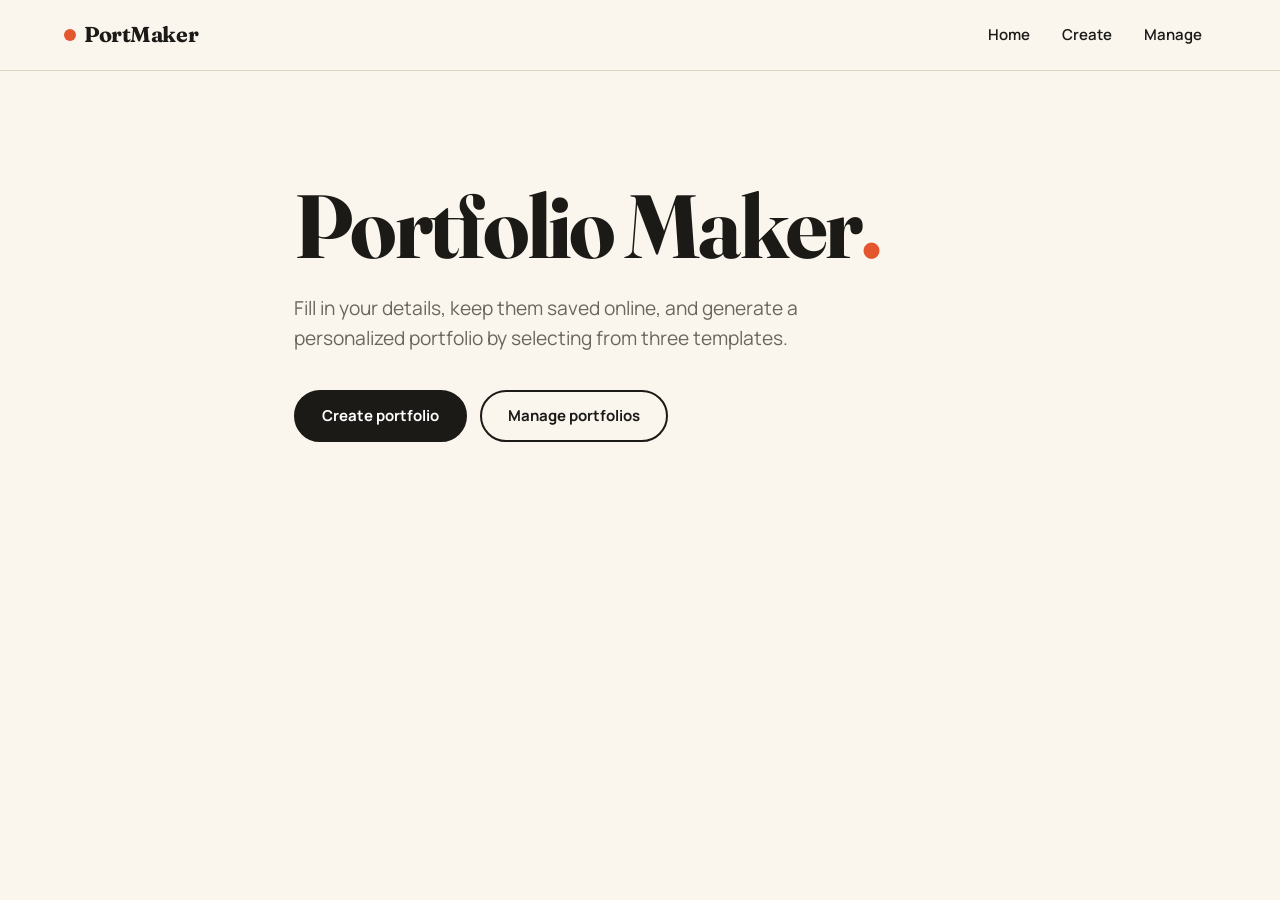
<file: index.html>
<!DOCTYPE html>
<html lang="en">
<head>
  <meta charset="UTF-8">
  <meta name="viewport" content="width=device-width, initial-scale=1">
  <title>Home | PortMaker</title>
  <link rel="preconnect" href="https://fonts.googleapis.com">
  <link rel="preconnect" href="https://fonts.gstatic.com" crossorigin>
  <link href="https://fonts.googleapis.com/css2?family=Bricolage+Grotesque:wght@400;500;800&family=Fraunces:wght@400;600;700&family=Manrope:wght@400;600;700;800&family=Space+Mono&display=swap" rel="stylesheet">
  <link rel="stylesheet" href="css/style.css">
</head>
<body>
  <header class="nav">
    <a href="index.html" class="logo">PortMaker</a>
    <nav>
      <a href="index.html">Home</a>
      <a href="create.html">Create</a>
      <a href="manage.html">Manage</a>
    </nav>
  </header>

  <main>
    <section class="hero">
      <h1>Portfolio Maker</h1>
      <p>Fill in your details, keep them saved online, and generate a personalized portfolio by selecting from three templates.</p>
      <a class="btn" href="create.html">Create portfolio</a>
      <a class="btn ghost" href="manage.html">Manage portfolios</a>
    </section>
  </main>
  <div id="toast"></div>
</body>
</html>
</file>
<file: css/style.css>
/* Portfolia — warm editorial design. Single light theme. */
:root{
  --paper:#faf6ee;--paper-2:#f2ecdf;--card:#fffdf8;
  --ink:#1b1a17;--muted:#6b665c;--line:#ddd5c4;
  --accent:#e4572e;--accent-dark:#c4431d;--accent-soft:#fde3d9;
  --radius:14px;
  --f-display:"Fraunces",Georgia,serif;
  --f-body:"Manrope",system-ui,sans-serif;
}
*{box-sizing:border-box}
[hidden]{display:none!important}
html{background:var(--paper);min-height:100%}
body{margin:0;font-family:var(--f-body);color:var(--ink);line-height:1.6;background:var(--paper);-webkit-font-smoothing:antialiased}
h1,h2,h3{line-height:1.15;font-family:var(--f-display);font-weight:600;letter-spacing:-.01em}
a{color:var(--accent-dark)}
:focus-visible{outline:3px solid var(--accent);outline-offset:2px}

/* ---------- Navigation ---------- */
.nav{display:flex;justify-content:space-between;align-items:center;gap:12px;flex-wrap:wrap;padding:16px 5vw;position:sticky;top:0;z-index:10;background:rgba(250,246,238,.92);-webkit-backdrop-filter:blur(8px);backdrop-filter:blur(8px);border-bottom:1px solid var(--line)}
.logo{display:inline-flex;align-items:center;gap:8px;font-family:var(--f-display);font-weight:700;font-size:1.35rem;text-decoration:none;color:var(--ink);letter-spacing:-.02em}
.logo::before{content:"";width:12px;height:12px;border-radius:50%;background:var(--accent)}
.nav nav{display:flex;align-items:center;gap:4px}
.nav nav a{padding:7px 14px;border-radius:999px;color:var(--ink);text-decoration:none;font-weight:600;font-size:15px;transition:background .15s}
.nav nav a:hover{background:var(--paper-2)}

/* ---------- Layout ---------- */
.wrap{max-width:880px;margin:0 auto;padding:48px 5vw 80px}
.wrap h1{font-size:clamp(2rem,5vw,3rem);margin:0 0 8px}
.sub{color:var(--muted);margin:0 0 12px}
.head{display:flex;justify-content:space-between;align-items:center;gap:12px;flex-wrap:wrap;margin-bottom:24px}
.head h1{margin:0}

/* ---------- Home ---------- */
.hero{max-width:820px;margin:0 auto;padding:110px 5vw 90px;text-align:left}
.hero h1{font-size:clamp(2.8rem,9vw,5.6rem);margin:0 0 22px;font-weight:700;letter-spacing:-.03em;line-height:1}
.hero h1::after{content:".";color:var(--accent)}
.hero p{font-size:1.2rem;color:var(--muted);max-width:540px;margin:0 0 36px}
.hero .btn{margin:0 10px 10px 0}

/* ---------- Buttons ---------- */
.btn{display:inline-block;font:inherit;font-weight:700;font-size:15px;cursor:pointer;text-decoration:none;padding:12px 26px;border-radius:999px;color:#fff;background:var(--ink);border:2px solid var(--ink);transition:transform .15s,background .15s,box-shadow .15s}
.btn:hover{background:var(--accent);border-color:var(--accent);transform:translateY(-2px);box-shadow:0 6px 0 rgba(27,26,23,.12)}
.btn:active{transform:translateY(0)}
.btn.ghost{background:transparent;color:var(--ink)}
.btn.ghost:hover{background:var(--ink);color:#fff;border-color:var(--ink)}
.btn.danger{background:transparent;color:var(--accent-dark);border-color:var(--accent)}
.btn.danger:hover{background:var(--accent);color:#fff}
.btn.sm{padding:7px 18px;font-size:14px}

/* ---------- Form & cards ---------- */
form,.card-box{background:var(--card);border:1px solid var(--line);border-radius:var(--radius);padding:28px;box-shadow:0 2px 0 var(--line)}
form h3{margin:34px 0 8px;padding-top:22px;border-top:1px dashed var(--line);font-size:1.3rem}
form h3:first-child{margin-top:0;padding-top:0;border:0}
label{display:block;font-weight:700;margin:16px 0 5px;font-size:13px;letter-spacing:.04em;text-transform:uppercase;color:var(--muted)}
input,textarea{width:100%;padding:11px 14px;border:1.5px solid var(--line);border-radius:10px;font:inherit;background:#fff;color:var(--ink);transition:border-color .15s,box-shadow .15s}
input::placeholder,textarea::placeholder{color:#a8a294}
input:focus,textarea:focus{outline:none;border-color:var(--accent);box-shadow:0 0 0 4px var(--accent-soft)}
input[type=file]{padding:7px;background:var(--paper)}
input[type=file]::file-selector-button{margin-right:12px;padding:6px 16px;border-radius:999px;border:0;background:var(--ink);color:#fff;font:inherit;font-weight:600;cursor:pointer}
.two{display:grid;grid-template-columns:1fr 1fr;gap:14px}
.pic{display:flex;gap:18px;align-items:center}
.pic .ph{border:3px solid var(--ink)}
.row{display:flex;gap:8px;margin-bottom:8px;flex-wrap:wrap}
.row input{flex:1 1 150px}
.row .x{border:1.5px solid var(--line);background:#fff;border-radius:10px;width:42px;font-size:20px;cursor:pointer;color:var(--muted)}
.row .x:hover{color:#fff;background:var(--accent);border-color:var(--accent)}
.end{display:flex;justify-content:flex-end;gap:10px;margin-top:32px;flex-wrap:wrap}

/* ---------- Template picker ---------- */
.cards3{display:grid;grid-template-columns:repeat(auto-fit,minmax(240px,1fr));gap:20px;margin-top:24px}
.cards3 .card-box{display:flex;flex-direction:column;transition:transform .2s}
.cards3 .card-box:hover{transform:translateY(-4px)}
.cards3 .card-box .btn{margin-top:auto;align-self:flex-start}
.cards3 h3{margin:4px 0 4px;font-size:1.4rem}
.th{height:160px;border-radius:10px;margin-bottom:16px;padding:14px;overflow:hidden;border:1px solid var(--line)}
.th i{display:block}
.th b{display:block;height:7px;border-radius:4px}
/* Simple: paper, serif rules */
.th-simple{background:#fffdf8}
.th-simple i{width:55%;height:14px;background:var(--ink);border-radius:2px;margin-bottom:12px}
.th-simple b{background:var(--line);margin-bottom:9px;width:100%}
.th-simple b:nth-of-type(2){width:80%}
.th-simple b:nth-of-type(4){width:60%}
/* Modern: clean professional */
.th-modern{background:#f4f6f9;display:grid;grid-template-columns:1fr 1fr;gap:7px;align-content:start}
.th-modern i{grid-column:1/-1;height:44px;border-radius:6px;background:#1e3a5f}
.th-modern b{height:34px;border-radius:6px;background:#fff;border:1px solid #dfe4ec}
/* Creative: bold brutalist */
.th-creative{background:#ffe45e;display:grid;grid-template-columns:36% 1fr;gap:8px;align-content:start;border:2px solid #000}
.th-creative i{grid-row:1/5;height:100%;background:#ff6fb5;border:2px solid #000;border-radius:6px}
.th-creative b{background:#000;height:10px}

/* ---------- Manage ---------- */
.mrow{display:flex;align-items:center;gap:16px;margin-bottom:14px;flex-wrap:wrap;padding:18px 22px}
.mrow .ph{width:52px;height:52px;font-size:1.2rem}
.grow{flex:1 1 180px}
.grow b{font-family:var(--f-display);font-size:1.15rem}
.grow .sub{margin:0}
.acts{display:flex;gap:8px;flex-wrap:wrap}
.empty{text-align:center;padding:56px 24px}
.empty h3{font-size:1.6rem;margin:0 0 6px}

/* ---------- Preview toolbar ---------- */
.bar{display:flex;gap:10px;justify-content:center;padding:12px;flex-wrap:wrap;background:var(--paper-2);border-bottom:1px solid var(--line)}

/* ---------- Toast ---------- */
#toast{position:fixed;left:50%;bottom:24px;transform:translate(-50%,30px);color:#fff;background:var(--ink);padding:12px 24px;border-radius:999px;opacity:0;pointer-events:none;transition:.25s;z-index:50;max-width:90vw;font-weight:600;font-size:15px}
#toast.show{opacity:1;transform:translate(-50%,0)}

/* ---------- Shared portfolio parts ---------- */
.ph{width:96px;height:96px;border-radius:50%;object-fit:cover;display:block}
.ph0{display:grid;place-items:center;background:var(--accent);color:#fff;font-family:var(--f-display);font-weight:700;font-size:2.2rem}
.meta{display:flex;flex-wrap:wrap;gap:4px 16px}
.item{margin-bottom:16px}
.item b{display:block}
.item em{font-style:normal;font-size:.9em}
.item p{margin:4px 0 0}
.tag{display:inline-block}

/* ========== Template 1: Simple (classic editorial) ========== */
.t-simple{max-width:860px;margin:36px auto;background:#fffdf8;color:var(--ink);padding:64px 56px;font-family:"Fraunces",Georgia,serif;font-size:17px;line-height:1.7;border:1px solid var(--line);box-shadow:0 2px 0 var(--line),0 24px 50px rgba(27,26,23,.06)}
.t-simple header{display:grid;grid-template-columns:auto 1fr;column-gap:28px;align-items:center;padding-bottom:30px;border-bottom:3px double var(--ink)}
.t-simple header .ph{width:110px;height:110px;grid-row:1/3;border-radius:6px;filter:grayscale(.15)}
.t-simple h1{margin:0 0 6px;font-size:clamp(2rem,5vw,3rem);font-weight:700;letter-spacing:-.025em}
.t-simple .meta{font:500 14px "Manrope",sans-serif;color:var(--muted)}
.t-simple section{display:grid;grid-template-columns:150px 1fr;gap:8px 32px;padding:26px 0;border-bottom:1px solid var(--line)}
.t-simple section:last-child{border-bottom:0}
.t-simple h2{margin:4px 0 0;font:700 12px "Manrope",sans-serif;letter-spacing:.16em;text-transform:uppercase;color:var(--accent-dark)}
.t-simple p{margin:0}
.t-simple .item b{font-weight:600}
.t-simple .item span{color:var(--muted)}
.t-simple .item span::before{content:" · "}
.t-simple .item em{display:block;font:500 13px "Manrope",sans-serif;color:var(--muted);margin:0}
.t-simple .lnk{margin-right:20px;font-family:"Manrope",sans-serif;font-weight:600;font-size:15px}

/* ========== Template 2: Modern (clean & professional) ========== */
body[data-t=modern]{background:#f4f6f9}
.t-modern{max-width:960px;margin:0 auto;padding:32px 5vw 70px;color:#1f2937;font-family:"Manrope",system-ui,sans-serif}
.mhero{display:flex;gap:28px;align-items:center;flex-wrap:wrap;background:#1e3a5f;color:#fff;border-radius:12px;padding:34px 36px}
.t-modern .ph{width:116px;height:116px;border:3px solid rgba(255,255,255,.85)}
.t-modern .ph0{background:#2563eb;color:#fff}
.mhero h1{margin:0 0 6px;font-family:"Manrope",sans-serif;font-weight:800;font-size:clamp(1.8rem,5vw,2.5rem);letter-spacing:-.02em}
.mhero .meta{margin-bottom:16px;color:#cbd5e1;font-size:15px}
.mhero .btn{background:#fff;border-color:#fff;color:#1e3a5f}
.mhero .btn:hover{background:#2563eb;border-color:#2563eb;color:#fff;box-shadow:none}
.mgrid{display:grid;grid-template-columns:repeat(auto-fill,minmax(280px,1fr));gap:16px;margin-top:16px}
.t-modern .card{background:#fff;border:1px solid #dfe4ec;border-radius:12px;padding:24px}
.t-modern .card.wide{grid-column:1/-1}
.t-modern h2{margin:0 0 14px;padding-bottom:10px;border-bottom:2px solid #e5e9f0;font:700 13px "Manrope",sans-serif;letter-spacing:.1em;text-transform:uppercase;color:#1e3a5f}
.t-modern .card p{color:#4b5563}
.t-modern .tag{background:#eaf0fb;color:#1e3a5f;border-radius:6px;padding:4px 12px;font-size:14px;font-weight:600;margin:0 8px 8px 0}
.t-modern .item b{font-size:1.02rem;color:#111827}
.t-modern .item span{color:#4b5563}
.t-modern .item em{display:block;color:#6b7280;font-size:13px}
.t-modern .tl .item{border-left:3px solid #bfd0ea;padding-left:14px}
.t-modern a{color:#2563eb}
.t-modern .lnk{display:inline-block;margin-right:20px;font-weight:700}

/* ========== Template 3: Creative (neo-brutalist) ========== */
body[data-t=creative]{background:#ffe45e}
.t-creative{display:grid;grid-template-columns:340px 1fr;background:#ffe45e;color:#000;font-family:"Bricolage Grotesque",system-ui,sans-serif;min-height:100vh}
.t-creative aside{background:#ff6fb5;color:#000;padding:44px 30px;border-right:3px solid #000;position:sticky;top:60px;align-self:start;height:calc(100vh - 60px);overflow:auto}
.t-creative .ph{width:160px;height:160px;border-radius:0;border:3px solid #000;box-shadow:7px 7px 0 #000;margin-bottom:30px;background:#fff}
.t-creative .ph0{background:#5ee0ff;color:#000;font-family:"Bricolage Grotesque",sans-serif}
.t-creative h1{font-family:"Bricolage Grotesque",sans-serif;font-weight:800;font-size:clamp(2.2rem,4vw,3.2rem);line-height:.95;letter-spacing:-.03em;text-transform:uppercase;margin:0 0 18px}
.t-creative .meta{flex-direction:column;gap:2px;font:400 14px "Space Mono",monospace;margin-bottom:22px;word-break:break-word}
.t-creative .alinks .lnk{display:block;color:#000;font-weight:800;margin-bottom:6px;text-decoration:underline;text-decoration-thickness:3px}
.t-creative .alinks .lnk:hover{background:#000;color:#ffe45e;text-decoration:none}
.cmain{padding:48px 5vw 80px;max-width:900px}
.t-creative h2{font-family:"Bricolage Grotesque",sans-serif;font-weight:800;font-size:clamp(1.8rem,4vw,2.8rem);letter-spacing:-.03em;margin:54px 0 16px;display:inline-block;background:#000;color:#ffe45e;padding:2px 14px;transform:rotate(-1.5deg)}
.t-creative section:first-child h2{margin-top:0}
.t-creative .big{font-size:1.45rem;line-height:1.45;margin:0;font-weight:500}
.cloud{display:flex;flex-wrap:wrap;gap:12px}
.t-creative .tag{padding:6px 16px;border:3px solid #000;border-radius:0;font-weight:800;background:#5ee0ff;box-shadow:4px 4px 0 #000;transition:transform .15s,box-shadow .15s}
.t-creative .tag:nth-child(3n+2){background:#fff}
.t-creative .tag:nth-child(3n){background:#ff6fb5}
.t-creative .tag:hover{transform:translate(2px,2px);box-shadow:2px 2px 0 #000}
.t-creative .item{background:#fff;border:3px solid #000;box-shadow:6px 6px 0 #000;padding:16px 20px;margin-bottom:22px}
.t-creative .item b{font-size:1.25rem;font-weight:800}
.t-creative .item span{font-family:"Space Mono",monospace;font-size:14px}
.t-creative .item em{font:400 13px "Space Mono",monospace;display:block;margin:2px 0 0}
.t-creative .pj .lnk{display:inline-block;margin-top:8px;color:#000;font-weight:800;background:#ffe45e;padding:2px 10px;border:2px solid #000;text-decoration:none}
.t-creative .pj .lnk:hover{background:#000;color:#ffe45e}

@media(max-width:760px){
  .two{grid-template-columns:1fr}
  .t-simple{padding:30px 22px;margin:0;border-left:0;border-right:0}
  .t-simple header{grid-template-columns:1fr;row-gap:14px}
  .t-simple header .ph{grid-row:auto}
  .t-simple section{grid-template-columns:1fr}
  .t-creative{grid-template-columns:1fr}
  .t-creative aside{position:static;height:auto;border-right:0;border-bottom:3px solid #000}
  .hero{padding:70px 5vw 60px}
}
@media(prefers-reduced-motion:reduce){*{transition:none!important}}
</file>
